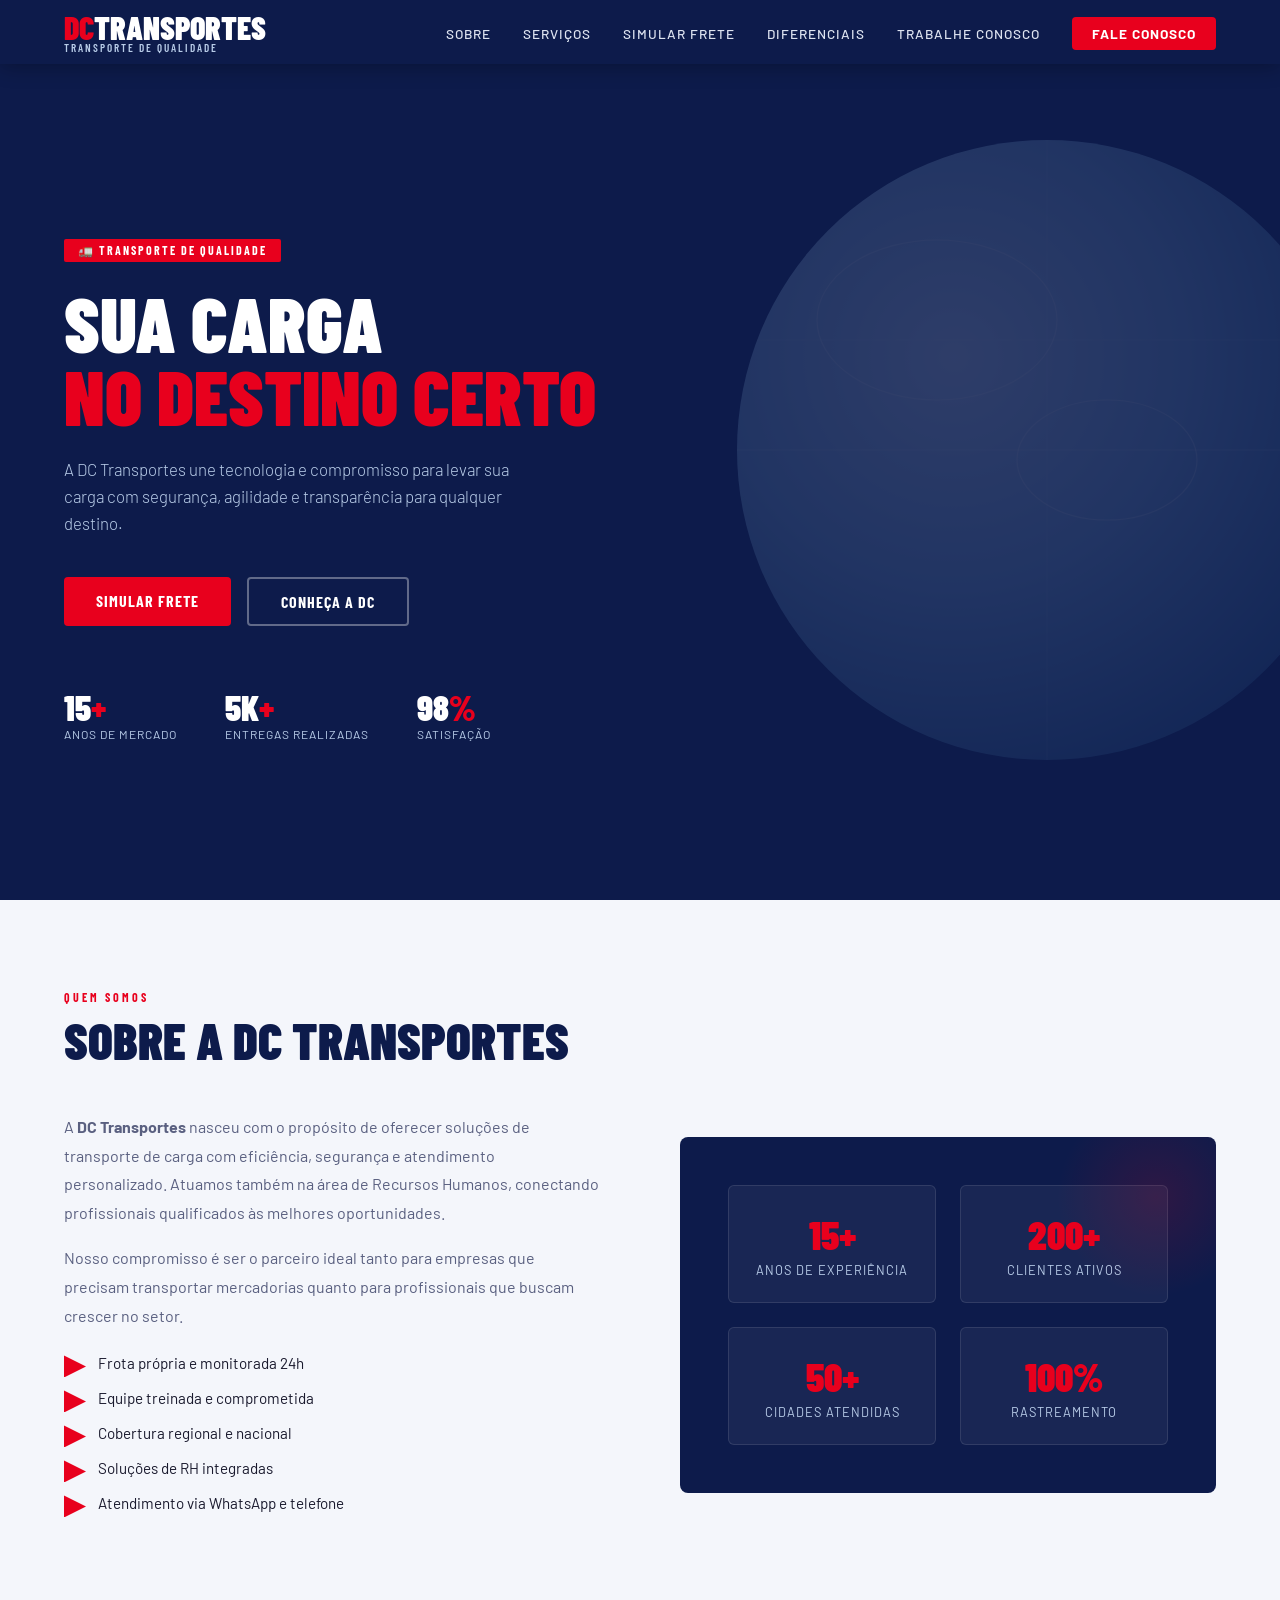
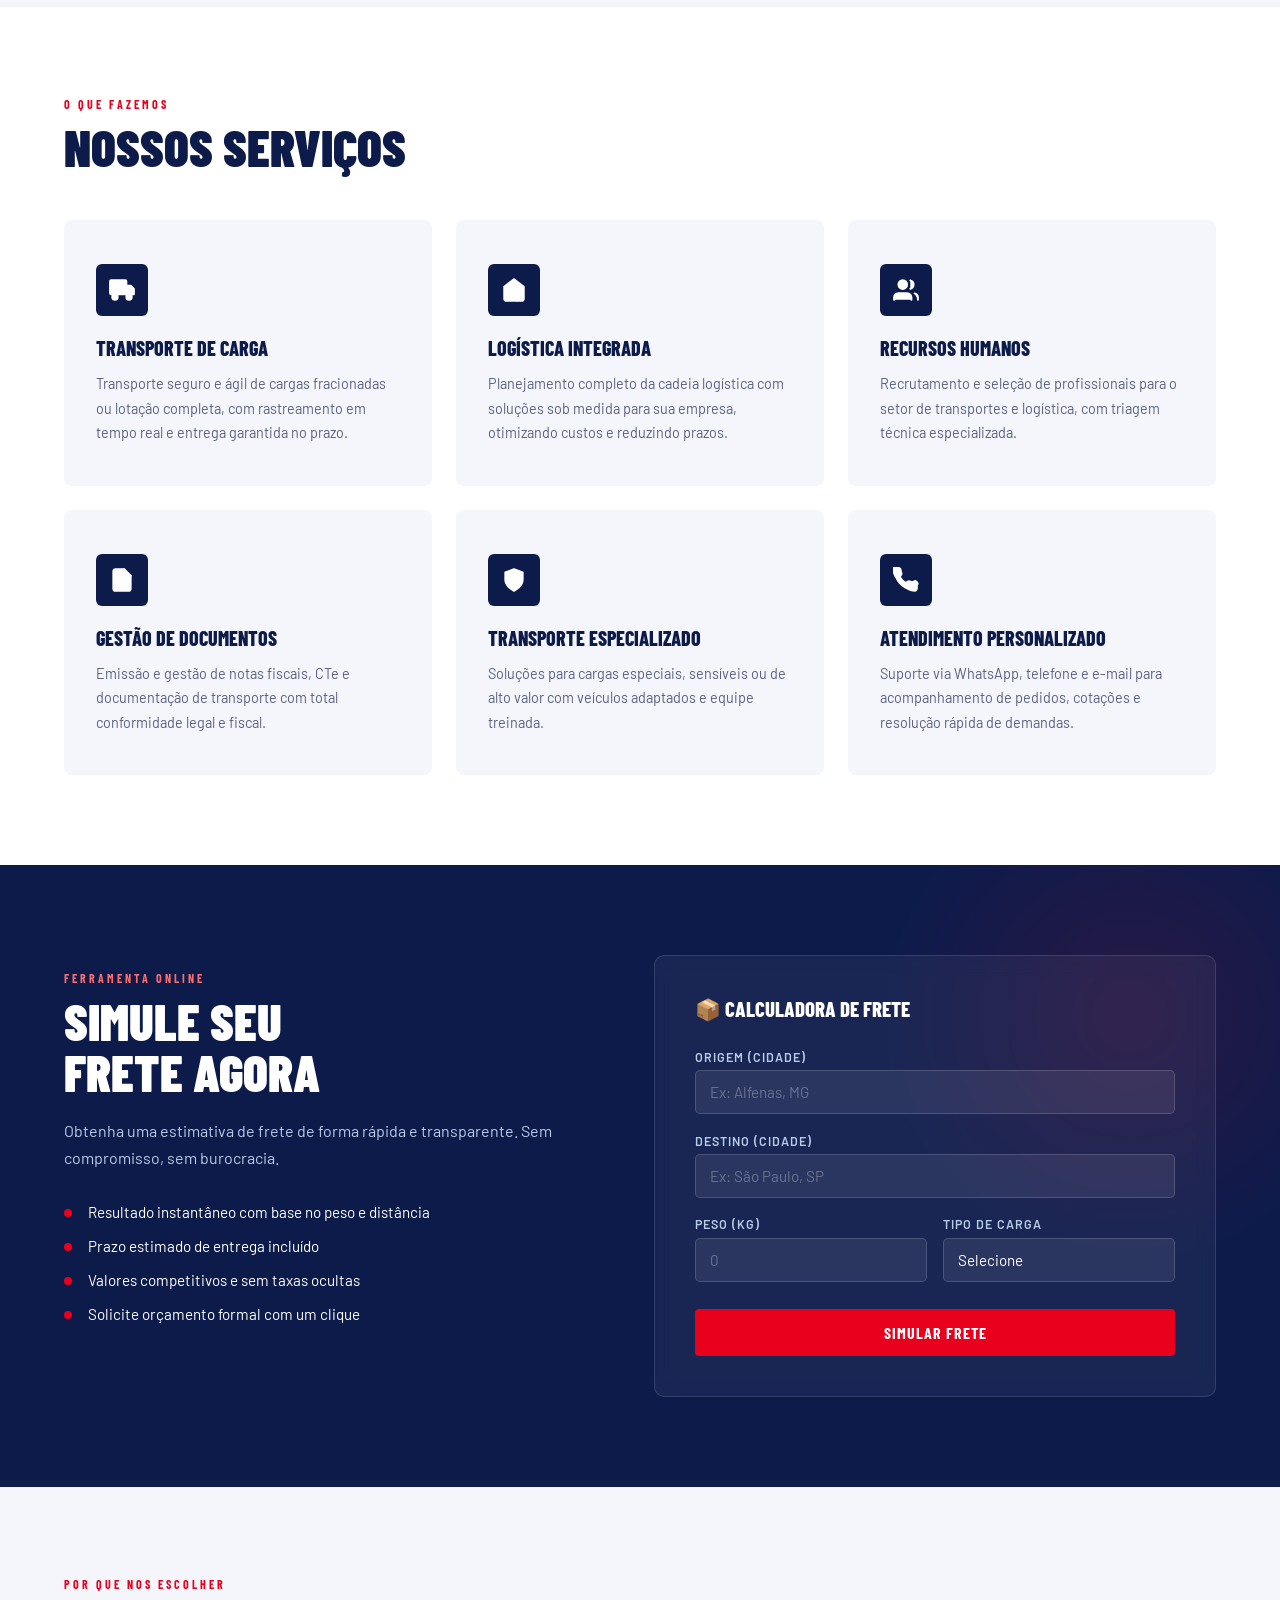
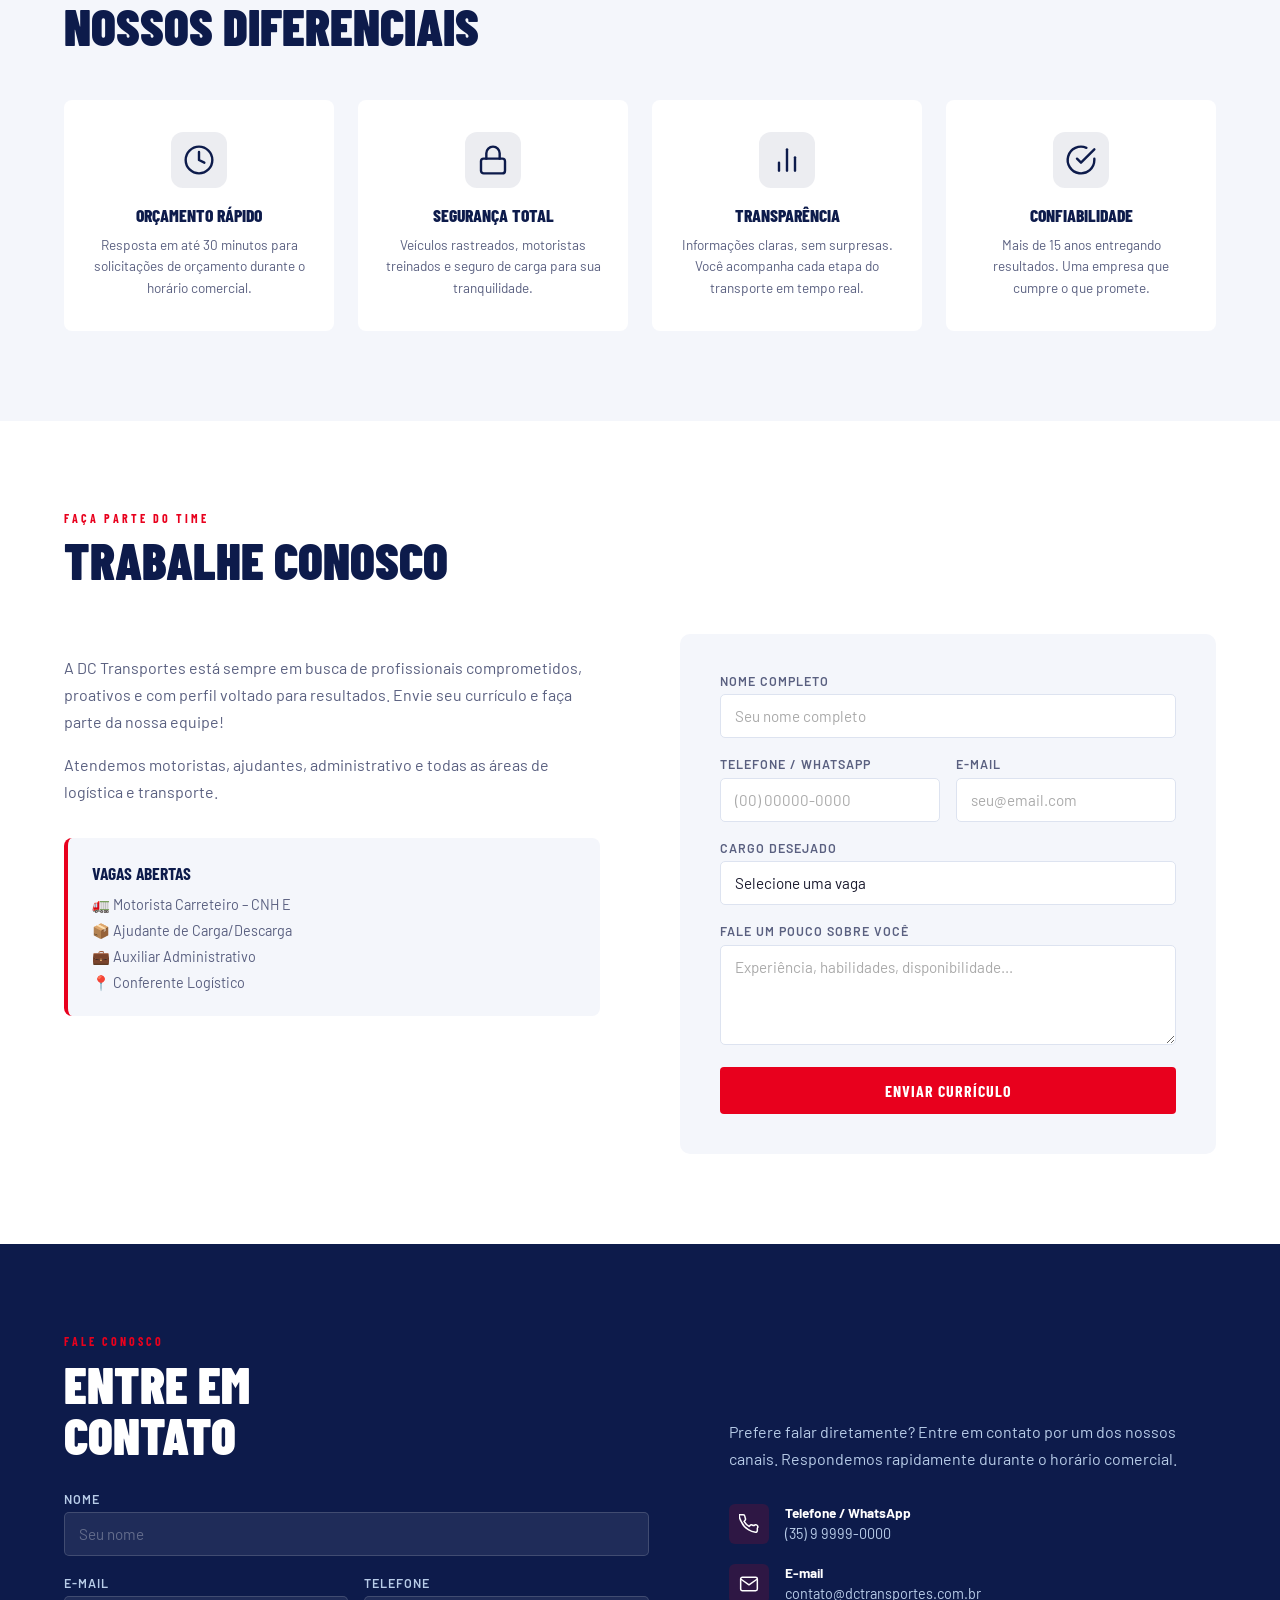
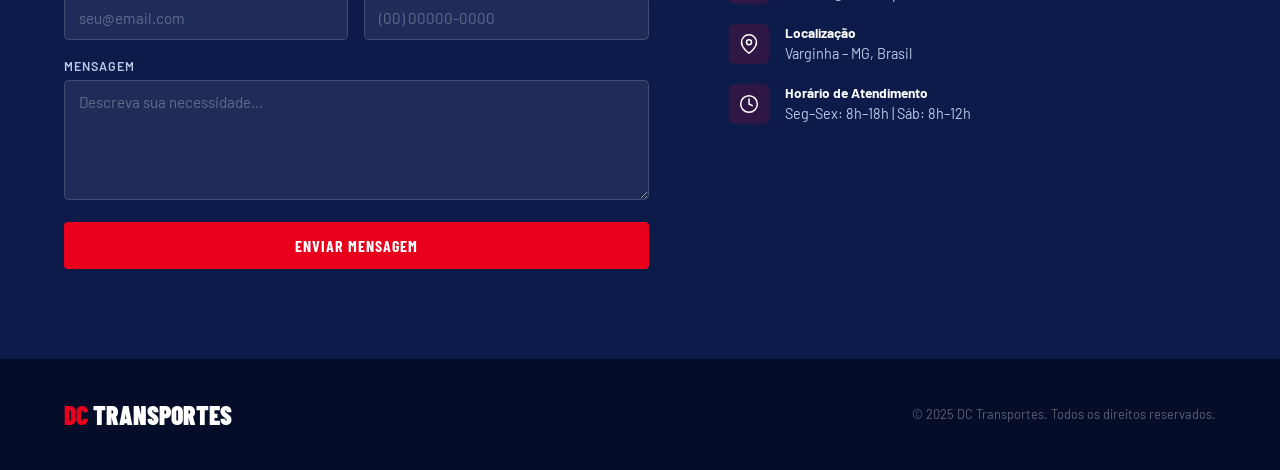
<file: dc-transportes.html>
<!DOCTYPE html>
<html lang="pt-BR">
<head>
<meta charset="UTF-8">
<meta name="viewport" content="width=device-width, initial-scale=1.0">
<title>DC Transportes – Transporte de Qualidade</title>
<link href="https://fonts.googleapis.com/css2?family=Barlow+Condensed:wght@400;600;700;800;900&family=Barlow:wght@300;400;500;600&display=swap" rel="stylesheet">
<style>
  :root {
    --navy: #0d1b4b;
    --navy-light: #162566;
    --red: #e8001d;
    --red-dark: #b80017;
    --white: #ffffff;
    --gray: #f4f6fb;
    --gray-mid: #dde3f0;
    --text: #1a1a2e;
    --text-muted: #5a6080;
    --globe: #b8cce8;
  }

  * { margin: 0; padding: 0; box-sizing: border-box; }

  html { scroll-behavior: smooth; }

  body {
    font-family: 'Barlow', sans-serif;
    color: var(--text);
    background: var(--white);
    overflow-x: hidden;
  }

  /* ===== NAVBAR ===== */
  nav {
    position: fixed; top: 0; width: 100%; z-index: 100;
    background: var(--navy);
    display: flex; align-items: center; justify-content: space-between;
    padding: 0 5%;
    height: 64px;
    box-shadow: 0 2px 20px rgba(0,0,0,0.3);
  }

  .nav-logo {
    display: flex; align-items: center; gap: 10px;
    text-decoration: none;
  }

  .logo-mark {
    display: flex; align-items: center; gap: 0;
    font-family: 'Barlow Condensed', sans-serif;
    font-weight: 900; font-size: 2rem; line-height: 1;
    color: var(--white);
  }

  .logo-mark span { color: var(--red); }

  .logo-sub {
    font-family: 'Barlow Condensed', sans-serif;
    font-size: 0.7rem; font-weight: 600;
    color: var(--globe); letter-spacing: 2px;
    text-transform: uppercase;
    display: block; margin-top: -2px;
  }

  .nav-links {
    display: flex; gap: 2rem; list-style: none;
  }

  .nav-links a {
    color: var(--gray-mid);
    text-decoration: none;
    font-size: 0.85rem; font-weight: 500;
    letter-spacing: 1px; text-transform: uppercase;
    transition: color .2s;
  }

  .nav-links a:hover { color: var(--red); }

  .nav-cta {
    background: var(--red);
    color: var(--white) !important;
    padding: 8px 20px;
    border-radius: 4px;
    font-weight: 700 !important;
    transition: background .2s !important;
  }

  .nav-cta:hover { background: var(--red-dark) !important; color: var(--white) !important; }

  /* ===== HERO ===== */
  #hero {
    min-height: 100vh;
    background: var(--navy);
    display: flex; align-items: center;
    position: relative; overflow: hidden;
    padding: 80px 5% 0;
  }

  .hero-globe {
    position: absolute;
    right: -6%;
    top: 50%;
    transform: translateY(-50%);
    width: 620px; height: 620px;
    border-radius: 50%;
    background: radial-gradient(circle at 35% 35%, #c5d8ef, #7da8d0 40%, #2e5b8a 80%, #0d1b4b);
    opacity: 0.18;
  }

  .hero-globe::after {
    content: '';
    position: absolute; inset: 0;
    border-radius: 50%;
    background: url("data:image/svg+xml,%3Csvg xmlns='http://www.w3.org/2000/svg' width='620' height='620'%3E%3Cellipse cx='200' cy='180' rx='120' ry='80' fill='none' stroke='%23ffffff' stroke-width='1.2' opacity='0.3'/%3E%3Cellipse cx='370' cy='320' rx='90' ry='60' fill='none' stroke='%23ffffff' stroke-width='1.2' opacity='0.3'/%3E%3Cline x1='0' y1='310' x2='620' y2='310' stroke='%23ffffff' stroke-width='1' opacity='0.2'/%3E%3Cline x1='0' y1='200' x2='620' y2='200' stroke='%23ffffff' stroke-width='0.7' opacity='0.15'/%3E%3Cline x1='310' y1='0' x2='310' y2='620' stroke='%23ffffff' stroke-width='0.7' opacity='0.15'/%3E%3C/svg%3E") center/cover;
  }

  .arrow-top, .arrow-bot {
    position: absolute;
    height: 28px;
    background: var(--red);
    left: 0; right: 0;
    display: flex; align-items: center;
  }

  .arrow-top { top: 30%; }
  .arrow-bot { top: calc(30% + 100px); }

  .arrow-top::after {
    content: '';
    position: absolute; left: 8%;
    border: 14px solid transparent;
    border-right-color: var(--red);
    left: 0; margin-left: -27px;
  }

  .arrow-bot::after {
    content: '';
    position: absolute; right: 8%;
    border: 14px solid transparent;
    border-left-color: var(--red);
    right: 0; margin-right: -27px;
  }

  .hero-content {
    position: relative; z-index: 2;
    max-width: 620px;
  }

  .hero-badge {
    display: inline-block;
    background: var(--red);
    color: var(--white);
    font-family: 'Barlow Condensed', sans-serif;
    font-weight: 700; font-size: 0.75rem;
    letter-spacing: 2px; text-transform: uppercase;
    padding: 4px 14px; border-radius: 2px;
    margin-bottom: 1.5rem;
    animation: fadeUp 0.6s ease both;
  }

  .hero-title {
    font-family: 'Barlow Condensed', sans-serif;
    font-weight: 900; font-size: clamp(3rem, 6vw, 5.5rem);
    line-height: 0.95;
    color: var(--white);
    text-transform: uppercase;
    animation: fadeUp 0.6s 0.15s ease both;
  }

  .hero-title em {
    font-style: normal; color: var(--red);
    display: block;
  }

  .hero-sub {
    margin-top: 1.5rem;
    color: var(--globe);
    font-size: 1.05rem; font-weight: 300;
    line-height: 1.6; max-width: 480px;
    animation: fadeUp 0.6s 0.3s ease both;
  }

  .hero-actions {
    display: flex; gap: 1rem; margin-top: 2.5rem;
    flex-wrap: wrap;
    animation: fadeUp 0.6s 0.45s ease both;
  }

  .btn-primary {
    background: var(--red);
    color: var(--white);
    padding: 14px 32px;
    font-family: 'Barlow Condensed', sans-serif;
    font-weight: 700; font-size: 1rem;
    letter-spacing: 1px; text-transform: uppercase;
    border: none; cursor: pointer; border-radius: 4px;
    text-decoration: none; display: inline-block;
    transition: background .2s, transform .1s;
  }

  .btn-primary:hover { background: var(--red-dark); transform: translateY(-1px); }

  .btn-outline {
    background: transparent;
    color: var(--white);
    padding: 13px 32px;
    font-family: 'Barlow Condensed', sans-serif;
    font-weight: 700; font-size: 1rem;
    letter-spacing: 1px; text-transform: uppercase;
    border: 2px solid rgba(255,255,255,0.35); cursor: pointer; border-radius: 4px;
    text-decoration: none; display: inline-block;
    transition: border-color .2s, color .2s;
  }

  .btn-outline:hover { border-color: var(--white); }

  .hero-stats {
    display: flex; gap: 3rem; margin-top: 4rem;
    animation: fadeUp 0.6s 0.6s ease both;
  }

  .stat-num {
    font-family: 'Barlow Condensed', sans-serif;
    font-weight: 900; font-size: 2.2rem;
    color: var(--white); line-height: 1;
  }

  .stat-num span { color: var(--red); }

  .stat-label {
    font-size: 0.75rem; color: var(--globe);
    text-transform: uppercase; letter-spacing: 1px;
    margin-top: 2px;
  }

  /* ===== SECTION BASE ===== */
  section { padding: 90px 5%; }

  .section-tag {
    font-family: 'Barlow Condensed', sans-serif;
    font-weight: 700; font-size: 0.75rem;
    letter-spacing: 3px; text-transform: uppercase;
    color: var(--red);
    margin-bottom: 0.6rem;
  }

  .section-title {
    font-family: 'Barlow Condensed', sans-serif;
    font-weight: 900; font-size: clamp(2rem, 4vw, 3.2rem);
    text-transform: uppercase; line-height: 1;
    color: var(--navy);
  }

  .section-title.light { color: var(--white); }

  /* ===== SOBRE ===== */
  #sobre { background: var(--gray); }

  .sobre-grid {
    display: grid; grid-template-columns: 1fr 1fr;
    gap: 5rem; align-items: center;
    margin-top: 3rem;
  }

  .sobre-text p {
    color: var(--text-muted); line-height: 1.8;
    font-size: 1rem; margin-bottom: 1rem;
  }

  .sobre-features {
    list-style: none; margin-top: 1.5rem;
    display: flex; flex-direction: column; gap: 0.75rem;
  }

  .sobre-features li {
    display: flex; align-items: flex-start; gap: 0.75rem;
    color: var(--text); font-size: 0.95rem;
  }

  .sobre-features li::before {
    content: '';
    width: 22px; height: 22px; flex-shrink: 0;
    background: var(--red);
    clip-path: polygon(0 0, 100% 50%, 0 100%);
    margin-top: 1px;
  }

  .sobre-visual {
    background: var(--navy);
    border-radius: 8px;
    padding: 3rem;
    position: relative; overflow: hidden;
  }

  .sobre-visual::before {
    content: '';
    position: absolute; top: -40px; right: -40px;
    width: 200px; height: 200px; border-radius: 50%;
    background: radial-gradient(circle, rgba(232,0,29,0.15), transparent 70%);
  }

  .sobre-stat-grid {
    display: grid; grid-template-columns: 1fr 1fr; gap: 1.5rem;
  }

  .sobre-stat {
    text-align: center; padding: 1.5rem 1rem;
    background: rgba(255,255,255,0.05);
    border: 1px solid rgba(255,255,255,0.1);
    border-radius: 6px;
  }

  .sobre-stat .num {
    font-family: 'Barlow Condensed', sans-serif;
    font-weight: 900; font-size: 2.5rem;
    color: var(--red);
  }

  .sobre-stat .lbl {
    font-size: 0.8rem; color: var(--globe);
    text-transform: uppercase; letter-spacing: 1px;
    margin-top: 4px;
  }

  /* ===== SERVIÇOS ===== */
  #servicos { background: var(--white); }

  .servicos-grid {
    display: grid; grid-template-columns: repeat(3, 1fr);
    gap: 1.5rem; margin-top: 3rem;
  }

  .servico-card {
    background: var(--gray);
    border-radius: 8px; padding: 2.5rem 2rem;
    border-top: 4px solid transparent;
    transition: border-color .2s, transform .2s, box-shadow .2s;
    position: relative; overflow: hidden;
  }

  .servico-card:hover {
    border-color: var(--red);
    transform: translateY(-4px);
    box-shadow: 0 12px 40px rgba(232,0,29,0.1);
  }

  .serv-icon {
    width: 52px; height: 52px;
    background: var(--navy);
    border-radius: 6px;
    display: flex; align-items: center; justify-content: center;
    margin-bottom: 1.25rem;
  }

  .serv-icon svg { fill: var(--white); width: 26px; }

  .servico-card h3 {
    font-family: 'Barlow Condensed', sans-serif;
    font-weight: 800; font-size: 1.25rem;
    text-transform: uppercase; color: var(--navy);
    margin-bottom: 0.75rem;
  }

  .servico-card p {
    color: var(--text-muted); font-size: 0.9rem; line-height: 1.7;
  }

  /* ===== SIMULADOR ===== */
  #simulador {
    background: var(--navy);
    position: relative; overflow: hidden;
  }

  #simulador::before {
    content: '';
    position: absolute; right: -100px; top: -100px;
    width: 500px; height: 500px; border-radius: 50%;
    background: radial-gradient(circle, rgba(232,0,29,0.12), transparent 70%);
  }

  .sim-inner {
    display: grid; grid-template-columns: 1fr 1.1fr;
    gap: 5rem; align-items: start;
    position: relative; z-index: 1;
  }

  .sim-intro { padding-top: 1rem; }
  .sim-intro .section-tag { color: #ff6b6b; }

  .sim-intro p {
    color: var(--globe); font-size: 1rem;
    line-height: 1.7; margin-top: 1.25rem; margin-bottom: 2rem;
  }

  .sim-features { list-style: none; display: flex; flex-direction: column; gap: 1rem; }

  .sim-features li {
    display: flex; gap: 1rem; align-items: flex-start;
    color: var(--white); font-size: 0.95rem;
  }

  .sim-features li .dot {
    width: 8px; height: 8px;
    background: var(--red);
    border-radius: 50%; flex-shrink: 0; margin-top: 6px;
  }

  .sim-form {
    background: rgba(255,255,255,0.05);
    border: 1px solid rgba(255,255,255,0.12);
    border-radius: 10px; padding: 2.5rem;
    backdrop-filter: blur(10px);
  }

  .sim-form h3 {
    font-family: 'Barlow Condensed', sans-serif;
    font-weight: 800; font-size: 1.3rem;
    text-transform: uppercase; color: var(--white);
    margin-bottom: 1.75rem;
  }

  .form-row { margin-bottom: 1.2rem; }

  .form-row label {
    display: block; font-size: 0.78rem;
    font-weight: 600; text-transform: uppercase;
    letter-spacing: 1px; color: var(--globe);
    margin-bottom: 0.4rem;
  }

  .form-row input, .form-row select {
    width: 100%;
    background: rgba(255,255,255,0.08);
    border: 1px solid rgba(255,255,255,0.15);
    border-radius: 5px; padding: 12px 14px;
    color: var(--white); font-family: 'Barlow', sans-serif;
    font-size: 0.95rem;
    transition: border-color .2s;
    -webkit-appearance: none;
  }

  .form-row input::placeholder { color: rgba(255,255,255,0.3); }

  .form-row input:focus, .form-row select:focus {
    outline: none; border-color: var(--red);
    background: rgba(255,255,255,0.12);
  }

  .form-row select option { background: var(--navy-light); color: var(--white); }

  .form-grid-2 { display: grid; grid-template-columns: 1fr 1fr; gap: 1rem; }

  #resultado-frete {
    display: none;
    margin-top: 1.2rem;
    background: rgba(232,0,29,0.12);
    border: 1px solid rgba(232,0,29,0.3);
    border-radius: 6px; padding: 1.25rem;
    text-align: center;
  }

  #resultado-frete .valor {
    font-family: 'Barlow Condensed', sans-serif;
    font-weight: 900; font-size: 2.5rem;
    color: var(--red);
  }

  #resultado-frete .prazo {
    color: var(--globe); font-size: 0.85rem; margin-top: 4px;
  }

  /* ===== DIFERENCIAIS ===== */
  #diferenciais { background: var(--gray); }

  .dif-grid {
    display: grid; grid-template-columns: repeat(4, 1fr);
    gap: 1.5rem; margin-top: 3rem;
  }

  .dif-card {
    background: var(--white);
    border-radius: 8px; padding: 2rem 1.5rem;
    text-align: center;
    transition: box-shadow .2s;
  }

  .dif-card:hover { box-shadow: 0 8px 30px rgba(13,27,75,0.1); }

  .dif-icon {
    width: 56px; height: 56px;
    background: rgba(13,27,75,0.08);
    border-radius: 12px;
    display: flex; align-items: center; justify-content: center;
    margin: 0 auto 1rem;
    color: var(--navy);
  }

  .dif-card h4 {
    font-family: 'Barlow Condensed', sans-serif;
    font-weight: 800; font-size: 1.1rem;
    text-transform: uppercase; color: var(--navy);
    margin-bottom: 0.5rem;
  }

  .dif-card p { color: var(--text-muted); font-size: 0.85rem; line-height: 1.6; }

  /* ===== CURRICULO ===== */
  #curriculo { background: var(--white); }

  .curr-inner {
    display: grid; grid-template-columns: 1fr 1fr;
    gap: 5rem; align-items: start; margin-top: 3rem;
  }

  .curr-intro p {
    color: var(--text-muted); font-size: 1rem;
    line-height: 1.7; margin-top: 1.25rem;
  }

  .curr-form {
    background: var(--gray);
    border-radius: 10px; padding: 2.5rem;
  }

  .curr-form .form-row input,
  .curr-form .form-row select,
  .curr-form .form-row textarea {
    background: var(--white);
    border: 1.5px solid var(--gray-mid);
    color: var(--text);
  }

  .curr-form .form-row input:focus,
  .curr-form .form-row select:focus,
  .curr-form .form-row textarea:focus {
    border-color: var(--navy); background: var(--white);
  }

  .curr-form .form-row input::placeholder,
  .curr-form .form-row textarea::placeholder { color: #aaa; }

  .curr-form .form-row label { color: var(--text-muted); }

  .curr-form .form-row textarea {
    width: 100%; resize: vertical; min-height: 100px;
    background: var(--white);
    border: 1.5px solid var(--gray-mid);
    border-radius: 5px; padding: 12px 14px;
    color: var(--text); font-family: 'Barlow', sans-serif;
    font-size: 0.95rem;
  }

  .curr-form .form-row select option { background: var(--white); color: var(--text); }

  /* ===== CONTATO ===== */
  #contato { background: var(--navy); }

  .contato-inner {
    display: grid; grid-template-columns: 1.2fr 1fr;
    gap: 5rem; align-items: start; position: relative; z-index: 1;
  }

  .contato-form .form-row input,
  .contato-form .form-row textarea {
    background: rgba(255,255,255,0.08);
    border: 1px solid rgba(255,255,255,0.15);
    border-radius: 5px; padding: 12px 14px;
    color: var(--white); font-family: 'Barlow', sans-serif;
    font-size: 0.95rem; width: 100%;
    transition: border-color .2s;
  }

  .contato-form .form-row textarea { min-height: 120px; resize: vertical; }

  .contato-form .form-row input:focus,
  .contato-form .form-row textarea:focus { outline: none; border-color: var(--red); }

  .contato-form .form-row input::placeholder,
  .contato-form .form-row textarea::placeholder { color: rgba(255,255,255,0.3); }

  .contato-info { padding-top: 4rem; }

  .contato-info p {
    color: var(--globe); font-size: 1rem;
    line-height: 1.7; margin-top: 1.25rem; margin-bottom: 2rem;
  }

  .info-items { display: flex; flex-direction: column; gap: 1.25rem; }

  .info-item {
    display: flex; gap: 1rem; align-items: flex-start;
  }

  .info-item .ico {
    width: 40px; height: 40px; flex-shrink: 0;
    background: rgba(232,0,29,0.15);
    border-radius: 6px;
    display: flex; align-items: center; justify-content: center;
    font-size: 1.1rem;
  }

  .info-item .details { flex: 1; }
  .info-item .details strong { color: var(--white); font-size: 0.85rem; display: block; margin-bottom: 2px; }
  .info-item .details span { color: var(--globe); font-size: 0.9rem; }

  /* ===== FOOTER ===== */
  footer {
    background: #060d29;
    padding: 2.5rem 5%;
    display: flex; align-items: center; justify-content: space-between;
    flex-wrap: wrap; gap: 1rem;
  }

  .footer-logo {
    font-family: 'Barlow Condensed', sans-serif;
    font-weight: 900; font-size: 1.6rem;
    color: var(--white);
  }

  .footer-logo span { color: var(--red); }

  footer p { color: rgba(255,255,255,0.35); font-size: 0.8rem; }

  /* ===== UTILS ===== */
  @keyframes fadeUp {
    from { opacity: 0; transform: translateY(24px); }
    to   { opacity: 1; transform: translateY(0); }
  }

  .mt-3 { margin-top: 3rem; }

  /* ===== TOAST ===== */
  .toast {
    position: fixed; bottom: 30px; right: 30px;
    background: var(--navy);
    color: var(--white);
    padding: 14px 24px;
    border-left: 4px solid var(--red);
    border-radius: 4px;
    font-size: 0.9rem;
    box-shadow: 0 8px 30px rgba(0,0,0,0.3);
    transform: translateY(100px); opacity: 0;
    transition: all .3s;
    z-index: 999;
  }

  .toast.show { transform: translateY(0); opacity: 1; }

  /* ===== MOBILE ===== */
  @media (max-width: 900px) {
    .nav-links { display: none; }
    .sobre-grid, .sim-inner, .curr-inner, .contato-inner { grid-template-columns: 1fr; gap: 2.5rem; }
    .servicos-grid { grid-template-columns: 1fr; }
    .dif-grid { grid-template-columns: 1fr 1fr; }
    .hero-globe { display: none; }
    .hero-stats { gap: 2rem; }
    .form-grid-2 { grid-template-columns: 1fr; }
  }
</style>
</head>
<body>

<!-- NAVBAR -->
<nav>
  <a href="#hero" class="nav-logo">
    <div>
      <div class="logo-mark"><span>DC</span> TRANSPORTES</div>
      <div class="logo-sub">Transporte de Qualidade</div>
    </div>
  </a>
  <ul class="nav-links">
    <li><a href="#sobre">Sobre</a></li>
    <li><a href="#servicos">Serviços</a></li>
    <li><a href="#simulador">Simular Frete</a></li>
    <li><a href="#diferenciais">Diferenciais</a></li>
    <li><a href="#curriculo">Trabalhe Conosco</a></li>
    <li><a href="#contato" class="nav-cta">Fale Conosco</a></li>
  </ul>
</nav>

<!-- HERO -->
<section id="hero">
  <div class="hero-globe"></div>
  <div class="hero-content">
    <div class="hero-badge">🚛 Transporte de Qualidade</div>
    <h1 class="hero-title">
      Sua carga<br>
      <em>no destino certo</em>
    </h1>
    <p class="hero-sub">
      A DC Transportes une tecnologia e compromisso para levar sua carga com segurança, agilidade e transparência para qualquer destino.
    </p>
    <div class="hero-actions">
      <a href="#simulador" class="btn-primary">Simular Frete</a>
      <a href="#sobre" class="btn-outline">Conheça a DC</a>
    </div>
    <div class="hero-stats">
      <div>
        <div class="stat-num">15<span>+</span></div>
        <div class="stat-label">Anos de Mercado</div>
      </div>
      <div>
        <div class="stat-num">5K<span>+</span></div>
        <div class="stat-label">Entregas Realizadas</div>
      </div>
      <div>
        <div class="stat-num">98<span>%</span></div>
        <div class="stat-label">Satisfação</div>
      </div>
    </div>
  </div>
</section>

<!-- SOBRE -->
<section id="sobre">
  <div class="section-tag">Quem Somos</div>
  <h2 class="section-title">Sobre a DC Transportes</h2>
  <div class="sobre-grid">
    <div class="sobre-text">
      <p>A <strong>DC Transportes</strong> nasceu com o propósito de oferecer soluções de transporte de carga com eficiência, segurança e atendimento personalizado. Atuamos também na área de Recursos Humanos, conectando profissionais qualificados às melhores oportunidades.</p>
      <p>Nosso compromisso é ser o parceiro ideal tanto para empresas que precisam transportar mercadorias quanto para profissionais que buscam crescer no setor.</p>
      <ul class="sobre-features">
        <li>Frota própria e monitorada 24h</li>
        <li>Equipe treinada e comprometida</li>
        <li>Cobertura regional e nacional</li>
        <li>Soluções de RH integradas</li>
        <li>Atendimento via WhatsApp e telefone</li>
      </ul>
    </div>
    <div class="sobre-visual">
      <div class="sobre-stat-grid">
        <div class="sobre-stat">
          <div class="num">15+</div>
          <div class="lbl">Anos de Experiência</div>
        </div>
        <div class="sobre-stat">
          <div class="num">200+</div>
          <div class="lbl">Clientes Ativos</div>
        </div>
        <div class="sobre-stat">
          <div class="num">50+</div>
          <div class="lbl">Cidades Atendidas</div>
        </div>
        <div class="sobre-stat">
          <div class="num">100%</div>
          <div class="lbl">Rastreamento</div>
        </div>
      </div>
    </div>
  </div>
</section>

<!-- SERVIÇOS -->
<section id="servicos">
  <div class="section-tag">O que Fazemos</div>
  <h2 class="section-title">Nossos Serviços</h2>
  <div class="servicos-grid">

    <div class="servico-card">
      <div class="serv-icon">
        <svg viewBox="0 0 24 24" fill="none" stroke="white" stroke-width="1.8" stroke-linecap="round" stroke-linejoin="round" width="26" height="26">
          <rect x="1" y="3" width="15" height="13" rx="1"/><path d="M16 8h4l3 3v5h-7V8z"/><circle cx="5.5" cy="18.5" r="2.5"/><circle cx="18.5" cy="18.5" r="2.5"/>
        </svg>
      </div>
      <h3>Transporte de Carga</h3>
      <p>Transporte seguro e ágil de cargas fracionadas ou lotação completa, com rastreamento em tempo real e entrega garantida no prazo.</p>
    </div>

    <div class="servico-card">
      <div class="serv-icon">
        <svg viewBox="0 0 24 24" fill="none" stroke="white" stroke-width="1.8" stroke-linecap="round" stroke-linejoin="round" width="26" height="26">
          <path d="M3 9l9-7 9 7v11a2 2 0 01-2 2H5a2 2 0 01-2-2z"/><polyline points="9 22 9 12 15 12 15 22"/>
        </svg>
      </div>
      <h3>Logística Integrada</h3>
      <p>Planejamento completo da cadeia logística com soluções sob medida para sua empresa, otimizando custos e reduzindo prazos.</p>
    </div>

    <div class="servico-card">
      <div class="serv-icon">
        <svg viewBox="0 0 24 24" fill="none" stroke="white" stroke-width="1.8" stroke-linecap="round" stroke-linejoin="round" width="26" height="26">
          <path d="M17 21v-2a4 4 0 00-4-4H5a4 4 0 00-4 4v2"/><circle cx="9" cy="7" r="4"/><path d="M23 21v-2a4 4 0 00-3-3.87"/><path d="M16 3.13a4 4 0 010 7.75"/>
        </svg>
      </div>
      <h3>Recursos Humanos</h3>
      <p>Recrutamento e seleção de profissionais para o setor de transportes e logística, com triagem técnica especializada.</p>
    </div>

    <div class="servico-card">
      <div class="serv-icon">
        <svg viewBox="0 0 24 24" fill="none" stroke="white" stroke-width="1.8" stroke-linecap="round" stroke-linejoin="round" width="26" height="26">
          <path d="M14 2H6a2 2 0 00-2 2v16a2 2 0 002 2h12a2 2 0 002-2V8z"/><polyline points="14 2 14 8 20 8"/><line x1="16" y1="13" x2="8" y2="13"/><line x1="16" y1="17" x2="8" y2="17"/>
        </svg>
      </div>
      <h3>Gestão de Documentos</h3>
      <p>Emissão e gestão de notas fiscais, CTe e documentação de transporte com total conformidade legal e fiscal.</p>
    </div>

    <div class="servico-card">
      <div class="serv-icon">
        <svg viewBox="0 0 24 24" fill="none" stroke="white" stroke-width="1.8" stroke-linecap="round" stroke-linejoin="round" width="26" height="26">
          <path d="M12 22s8-4 8-10V5l-8-3-8 3v7c0 6 8 10 8 10z"/>
        </svg>
      </div>
      <h3>Transporte Especializado</h3>
      <p>Soluções para cargas especiais, sensíveis ou de alto valor com veículos adaptados e equipe treinada.</p>
    </div>

    <div class="servico-card">
      <div class="serv-icon">
        <svg viewBox="0 0 24 24" fill="none" stroke="white" stroke-width="1.8" stroke-linecap="round" stroke-linejoin="round" width="26" height="26">
          <path d="M22 16.92v3a2 2 0 01-2.18 2 19.79 19.79 0 01-8.63-3.07A19.5 19.5 0 013.07 9.81a19.79 19.79 0 01-3.07-8.68A2 2 0 012 1h3a2 2 0 012 1.72 12.84 12.84 0 00.7 2.81 2 2 0 01-.45 2.11L6.09 8.91a16 16 0 006 6l1.27-1.27a2 2 0 012.11-.45 12.84 12.84 0 002.81.7A2 2 0 0122 16.92z"/>
        </svg>
      </div>
      <h3>Atendimento Personalizado</h3>
      <p>Suporte via WhatsApp, telefone e e-mail para acompanhamento de pedidos, cotações e resolução rápida de demandas.</p>
    </div>

  </div>
</section>

<!-- SIMULADOR -->
<section id="simulador">
  <div class="sim-inner">
    <div class="sim-intro">
      <div class="section-tag">Ferramenta Online</div>
      <h2 class="section-title light">Simule seu<br>Frete Agora</h2>
      <p>Obtenha uma estimativa de frete de forma rápida e transparente. Sem compromisso, sem burocracia.</p>
      <ul class="sim-features">
        <li><span class="dot"></span> Resultado instantâneo com base no peso e distância</li>
        <li><span class="dot"></span> Prazo estimado de entrega incluído</li>
        <li><span class="dot"></span> Valores competitivos e sem taxas ocultas</li>
        <li><span class="dot"></span> Solicite orçamento formal com um clique</li>
      </ul>
    </div>
    <div class="sim-form">
      <h3>📦 Calculadora de Frete</h3>
      <div class="form-row">
        <label>Origem (cidade)</label>
        <input type="text" id="origem" placeholder="Ex: Alfenas, MG">
      </div>
      <div class="form-row">
        <label>Destino (cidade)</label>
        <input type="text" id="destino" placeholder="Ex: São Paulo, SP">
      </div>
      <div class="form-grid-2">
        <div class="form-row">
          <label>Peso (kg)</label>
          <input type="number" id="peso" placeholder="0" min="1">
        </div>
        <div class="form-row">
          <label>Tipo de carga</label>
          <select id="tipo">
            <option value="">Selecione</option>
            <option value="geral">Carga Geral</option>
            <option value="fragil">Frágil</option>
            <option value="perecivel">Perecível</option>
            <option value="especial">Especial</option>
          </select>
        </div>
      </div>
      <button class="btn-primary" style="width:100%; margin-top:0.5rem" onclick="simularFrete()">Simular Frete</button>
      <div id="resultado-frete">
        <div style="color:var(--globe);font-size:0.8rem;text-transform:uppercase;letter-spacing:1px;">Estimativa de Frete</div>
        <div class="valor" id="val-frete">R$ 0,00</div>
        <div class="prazo" id="val-prazo">Prazo: — dias úteis</div>
        <a href="#contato" class="btn-primary" style="display:inline-block;margin-top:1rem;font-size:0.85rem;padding:10px 24px;">Solicitar Orçamento Formal</a>
      </div>
    </div>
  </div>
</section>

<!-- DIFERENCIAIS -->
<section id="diferenciais">
  <div class="section-tag">Por que nos escolher</div>
  <h2 class="section-title">Nossos Diferenciais</h2>
  <div class="dif-grid">
    <div class="dif-card">
      <div class="dif-icon">
        <svg viewBox="0 0 24 24" fill="none" stroke="currentColor" stroke-width="1.8" stroke-linecap="round" stroke-linejoin="round" width="32" height="32">
          <circle cx="12" cy="12" r="10"/><polyline points="12 6 12 12 16 14"/>
        </svg>
      </div>
      <h4>Orçamento Rápido</h4>
      <p>Resposta em até 30 minutos para solicitações de orçamento durante o horário comercial.</p>
    </div>
    <div class="dif-card">
      <div class="dif-icon">
        <svg viewBox="0 0 24 24" fill="none" stroke="currentColor" stroke-width="1.8" stroke-linecap="round" stroke-linejoin="round" width="32" height="32">
          <rect x="3" y="11" width="18" height="11" rx="2" ry="2"/><path d="M7 11V7a5 5 0 0110 0v4"/>
        </svg>
      </div>
      <h4>Segurança Total</h4>
      <p>Veículos rastreados, motoristas treinados e seguro de carga para sua tranquilidade.</p>
    </div>
    <div class="dif-card">
      <div class="dif-icon">
        <svg viewBox="0 0 24 24" fill="none" stroke="currentColor" stroke-width="1.8" stroke-linecap="round" stroke-linejoin="round" width="32" height="32">
          <line x1="18" y1="20" x2="18" y2="10"/><line x1="12" y1="20" x2="12" y2="4"/><line x1="6" y1="20" x2="6" y2="14"/>
        </svg>
      </div>
      <h4>Transparência</h4>
      <p>Informações claras, sem surpresas. Você acompanha cada etapa do transporte em tempo real.</p>
    </div>
    <div class="dif-card">
      <div class="dif-icon">
        <svg viewBox="0 0 24 24" fill="none" stroke="currentColor" stroke-width="1.8" stroke-linecap="round" stroke-linejoin="round" width="32" height="32">
          <path d="M22 11.08V12a10 10 0 11-5.93-9.14"/><polyline points="22 4 12 14.01 9 11.01"/>
        </svg>
      </div>
      <h4>Confiabilidade</h4>
      <p>Mais de 15 anos entregando resultados. Uma empresa que cumpre o que promete.</p>
    </div>
  </div>
</section>

<!-- CURRÍCULO -->
<section id="curriculo">
  <div class="section-tag">Faça Parte do Time</div>
  <h2 class="section-title">Trabalhe Conosco</h2>
  <div class="curr-inner">
    <div class="curr-intro">
      <p>A DC Transportes está sempre em busca de profissionais comprometidos, proativos e com perfil voltado para resultados. Envie seu currículo e faça parte da nossa equipe!</p>
      <p style="margin-top:1rem;">Atendemos motoristas, ajudantes, administrativo e todas as áreas de logística e transporte.</p>
      <div style="margin-top:2rem;padding:1.5rem;background:var(--gray);border-radius:8px;border-left:4px solid var(--red);">
        <strong style="color:var(--navy);font-family:'Barlow Condensed',sans-serif;font-size:1.1rem;">VAGAS ABERTAS</strong>
        <ul style="list-style:none;margin-top:0.75rem;display:flex;flex-direction:column;gap:0.5rem;">
          <li style="color:var(--text-muted);font-size:0.9rem;">🚛 Motorista Carreteiro – CNH E</li>
          <li style="color:var(--text-muted);font-size:0.9rem;">📦 Ajudante de Carga/Descarga</li>
          <li style="color:var(--text-muted);font-size:0.9rem;">💼 Auxiliar Administrativo</li>
          <li style="color:var(--text-muted);font-size:0.9rem;">📍 Conferente Logístico</li>
        </ul>
      </div>
    </div>
    <div class="curr-form">
      <div class="form-row">
        <label>Nome Completo</label>
        <input type="text" placeholder="Seu nome completo">
      </div>
      <div class="form-grid-2">
        <div class="form-row">
          <label>Telefone / WhatsApp</label>
          <input type="tel" placeholder="(00) 00000-0000">
        </div>
        <div class="form-row">
          <label>E-mail</label>
          <input type="email" placeholder="seu@email.com">
        </div>
      </div>
      <div class="form-row">
        <label>Cargo desejado</label>
        <select>
          <option value="">Selecione uma vaga</option>
          <option>Motorista Carreteiro</option>
          <option>Ajudante de Carga/Descarga</option>
          <option>Auxiliar Administrativo</option>
          <option>Conferente Logístico</option>
          <option>Outro</option>
        </select>
      </div>
      <div class="form-row">
        <label>Fale um pouco sobre você</label>
        <textarea placeholder="Experiência, habilidades, disponibilidade..."></textarea>
      </div>
      <button class="btn-primary" style="width:100%" onclick="enviarCurriculo()">Enviar Currículo</button>
    </div>
  </div>
</section>

<!-- CONTATO -->
<section id="contato">
  <div class="contato-inner">
    <div>
      <div class="section-tag">Fale Conosco</div>
      <h2 class="section-title light">Entre em<br>Contato</h2>
      <div class="contato-form" style="margin-top:2rem">
        <div class="form-row">
          <label style="color:var(--globe);font-size:0.78rem;font-weight:600;text-transform:uppercase;letter-spacing:1px;">Nome</label>
          <input type="text" placeholder="Seu nome">
        </div>
        <div class="form-grid-2">
          <div class="form-row">
            <label style="color:var(--globe);font-size:0.78rem;font-weight:600;text-transform:uppercase;letter-spacing:1px;">E-mail</label>
            <input type="email" placeholder="seu@email.com">
          </div>
          <div class="form-row">
            <label style="color:var(--globe);font-size:0.78rem;font-weight:600;text-transform:uppercase;letter-spacing:1px;">Telefone</label>
            <input type="tel" placeholder="(00) 00000-0000">
          </div>
        </div>
        <div class="form-row">
          <label style="color:var(--globe);font-size:0.78rem;font-weight:600;text-transform:uppercase;letter-spacing:1px;">Mensagem</label>
          <textarea placeholder="Descreva sua necessidade..." style="background:rgba(255,255,255,0.08);border:1px solid rgba(255,255,255,0.15);border-radius:5px;padding:12px 14px;color:#fff;font-family:'Barlow',sans-serif;font-size:0.95rem;width:100%;min-height:120px;resize:vertical;transition:border-color .2s"></textarea>
        </div>
        <button class="btn-primary" style="width:100%" onclick="enviarContato()">Enviar Mensagem</button>
      </div>
    </div>
    <div class="contato-info">
      <p>Prefere falar diretamente? Entre em contato por um dos nossos canais. Respondemos rapidamente durante o horário comercial.</p>
      <div class="info-items">
        <div class="info-item">
          <div class="ico">
            <svg viewBox="0 0 24 24" fill="none" stroke="white" stroke-width="1.8" stroke-linecap="round" stroke-linejoin="round" width="20" height="20">
              <path d="M22 16.92v3a2 2 0 01-2.18 2 19.79 19.79 0 01-8.63-3.07A19.5 19.5 0 013.07 9.81a19.79 19.79 0 01-3.07-8.68A2 2 0 012 1h3a2 2 0 012 1.72 12.84 12.84 0 00.7 2.81 2 2 0 01-.45 2.11L6.09 8.91a16 16 0 006 6l1.27-1.27a2 2 0 012.11-.45 12.84 12.84 0 002.81.7A2 2 0 0122 16.92z"/>
            </svg>
          </div>
          <div class="details">
            <strong>Telefone / WhatsApp</strong>
            <span>(35) 9 9999-0000</span>
          </div>
        </div>
        <div class="info-item">
          <div class="ico">
            <svg viewBox="0 0 24 24" fill="none" stroke="white" stroke-width="1.8" stroke-linecap="round" stroke-linejoin="round" width="20" height="20">
              <path d="M4 4h16c1.1 0 2 .9 2 2v12c0 1.1-.9 2-2 2H4c-1.1 0-2-.9-2-2V6c0-1.1.9-2 2-2z"/><polyline points="22,6 12,13 2,6"/>
            </svg>
          </div>
          <div class="details">
            <strong>E-mail</strong>
            <span>contato@dctransportes.com.br</span>
          </div>
        </div>
        <div class="info-item">
          <div class="ico">
            <svg viewBox="0 0 24 24" fill="none" stroke="white" stroke-width="1.8" stroke-linecap="round" stroke-linejoin="round" width="20" height="20">
              <path d="M21 10c0 7-9 13-9 13s-9-6-9-13a9 9 0 0118 0z"/><circle cx="12" cy="10" r="3"/>
            </svg>
          </div>
          <div class="details">
            <strong>Localização</strong>
            <span>Varginha – MG, Brasil</span>
          </div>
        </div>
        <div class="info-item">
          <div class="ico">
            <svg viewBox="0 0 24 24" fill="none" stroke="white" stroke-width="1.8" stroke-linecap="round" stroke-linejoin="round" width="20" height="20">
              <circle cx="12" cy="12" r="10"/><polyline points="12 6 12 12 16 14"/>
            </svg>
          </div>
          <div class="details">
            <strong>Horário de Atendimento</strong>
            <span>Seg–Sex: 8h–18h | Sáb: 8h–12h</span>
          </div>
        </div>
      </div>
    </div>
  </div>
</section>

<!-- FOOTER -->
<footer>
  <div class="footer-logo"><span>DC</span> TRANSPORTES</div>
  <p>© 2025 DC Transportes. Todos os direitos reservados.</p>
</footer>

<!-- TOAST -->
<div class="toast" id="toast"></div>

<script>
  function showToast(msg) {
    const t = document.getElementById('toast');
    t.textContent = msg;
    t.classList.add('show');
    setTimeout(() => t.classList.remove('show'), 3500);
  }

  function simularFrete() {
    const origem = document.getElementById('origem').value.trim();
    const destino = document.getElementById('destino').value.trim();
    const peso = parseFloat(document.getElementById('peso').value);
    const tipo = document.getElementById('tipo').value;

    if (!origem || !destino || !peso || !tipo) {
      showToast('⚠️ Preencha todos os campos para simular.');
      return;
    }

    // Cálculo simulado
    const base = 45;
    const porKg = tipo === 'especial' ? 3.8 : tipo === 'fragil' ? 3.2 : tipo === 'perecivel' ? 2.9 : 2.2;
    const distFactor = (origem.length + destino.length) * 0.5; // simulação simples
    const valor = base + (peso * porKg) + distFactor;
    const prazo = Math.ceil(peso / 500) + 2;

    document.getElementById('val-frete').textContent = 'R$ ' + valor.toFixed(2).replace('.', ',');
    document.getElementById('val-prazo').textContent = 'Prazo estimado: ' + prazo + ' dias úteis';

    const res = document.getElementById('resultado-frete');
    res.style.display = 'block';
    res.scrollIntoView({ behavior: 'smooth', block: 'nearest' });
  }

  function enviarCurriculo() {
    showToast('✅ Currículo enviado com sucesso! Entraremos em contato.');
  }

  function enviarContato() {
    showToast('✅ Mensagem enviada! Responderemos em breve.');
  }
</script>

</body>
</html>
</file>
